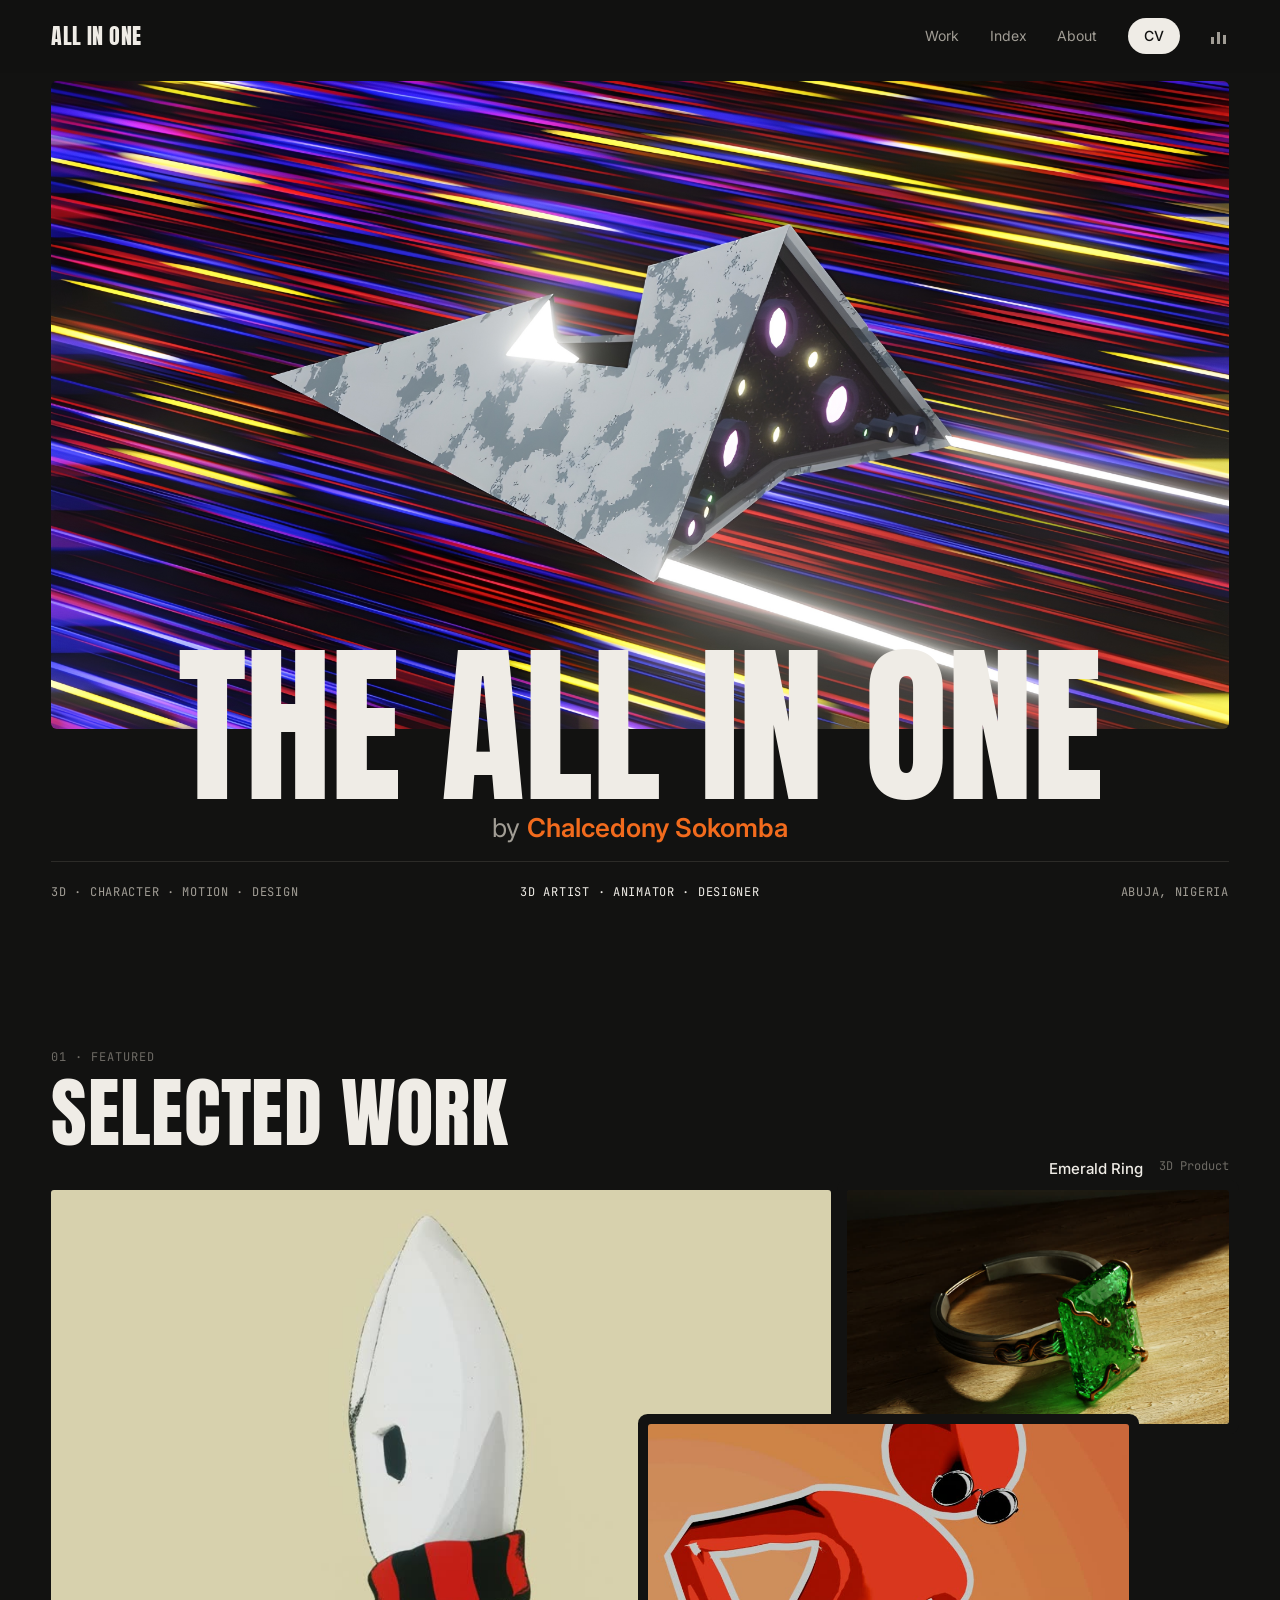
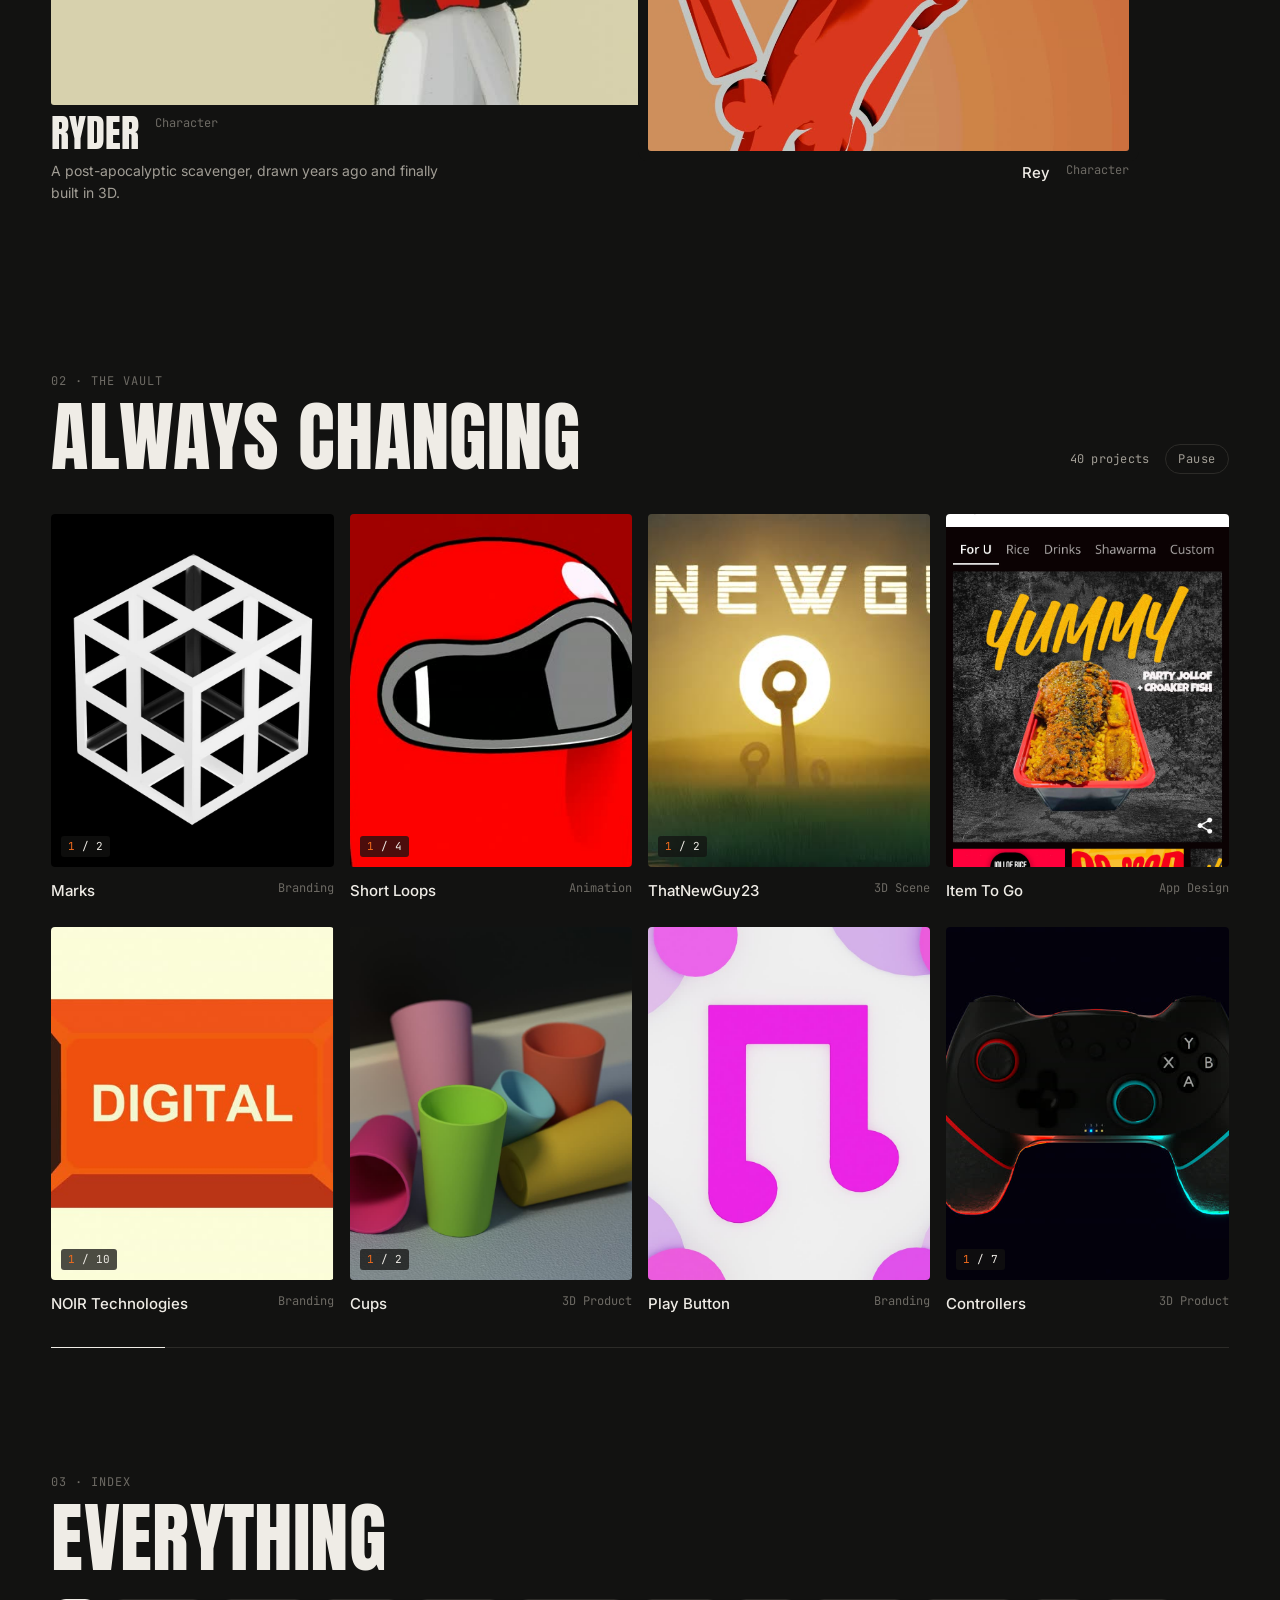
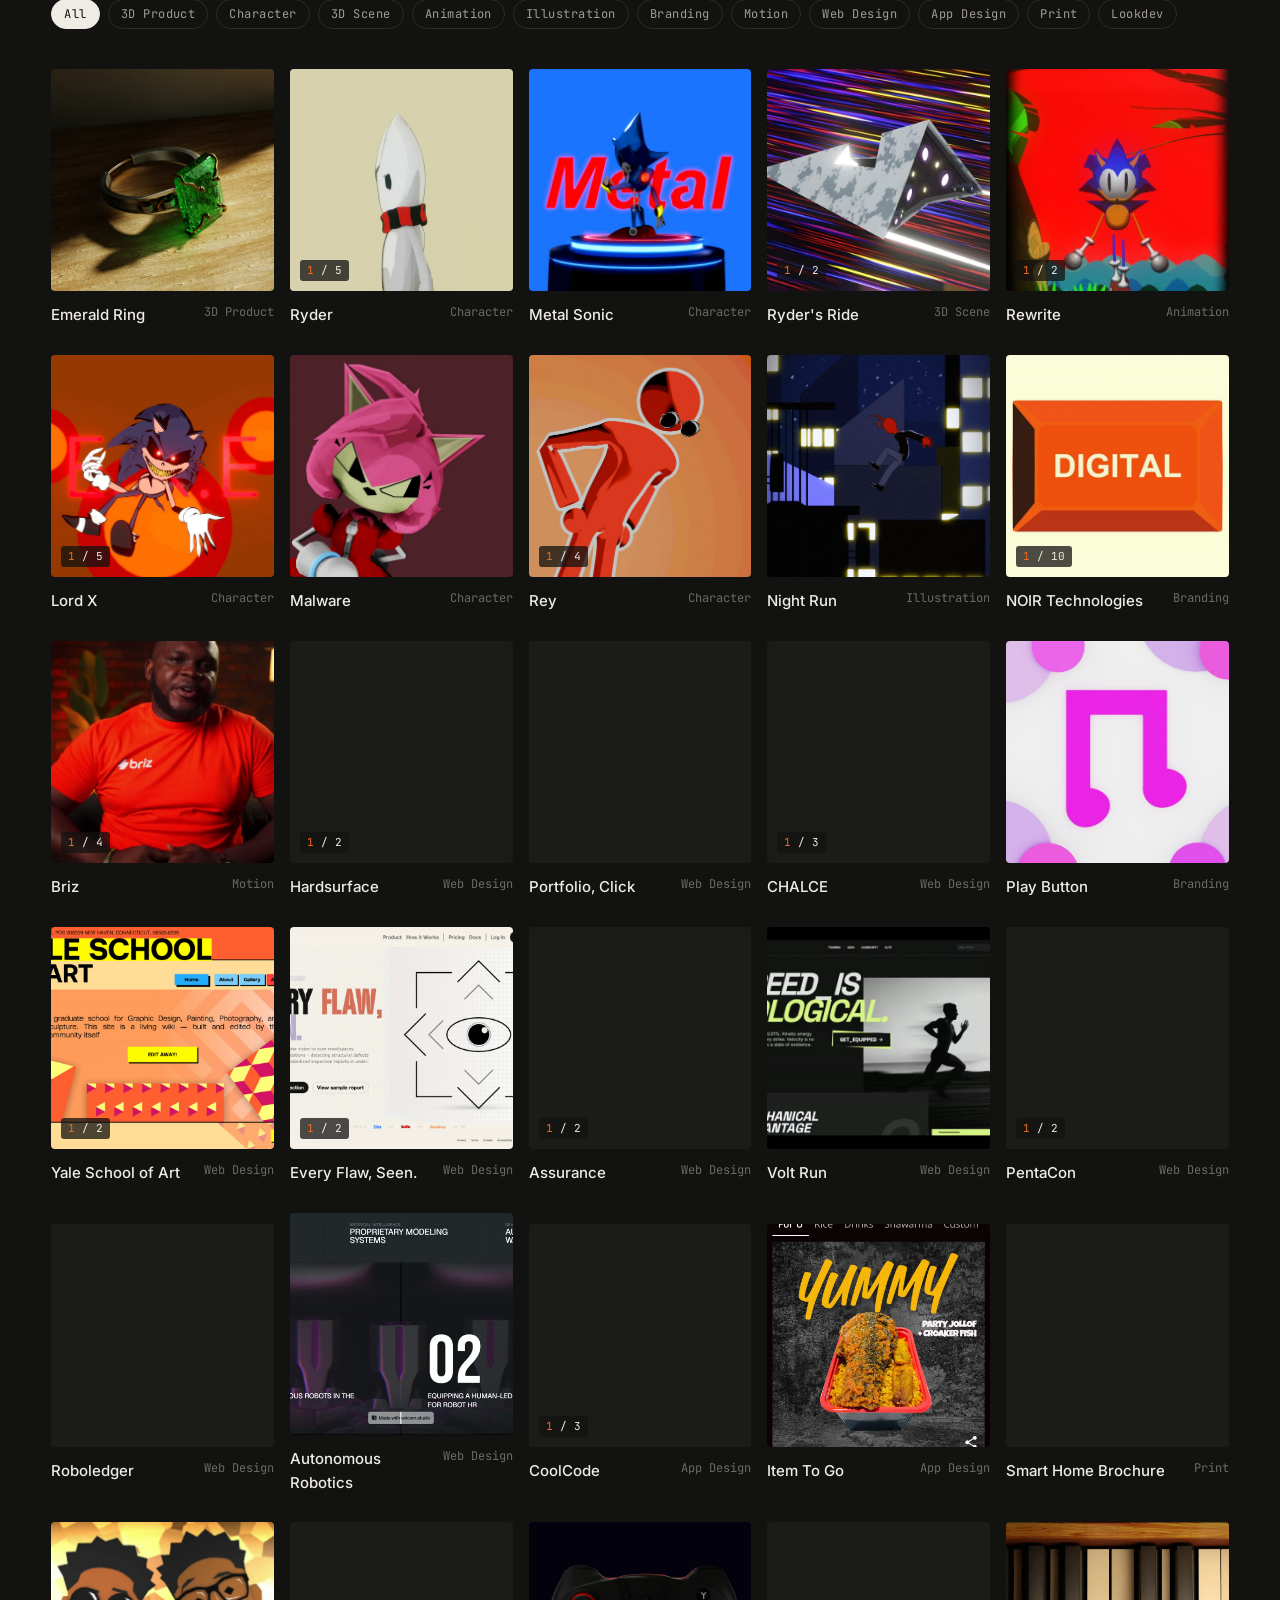
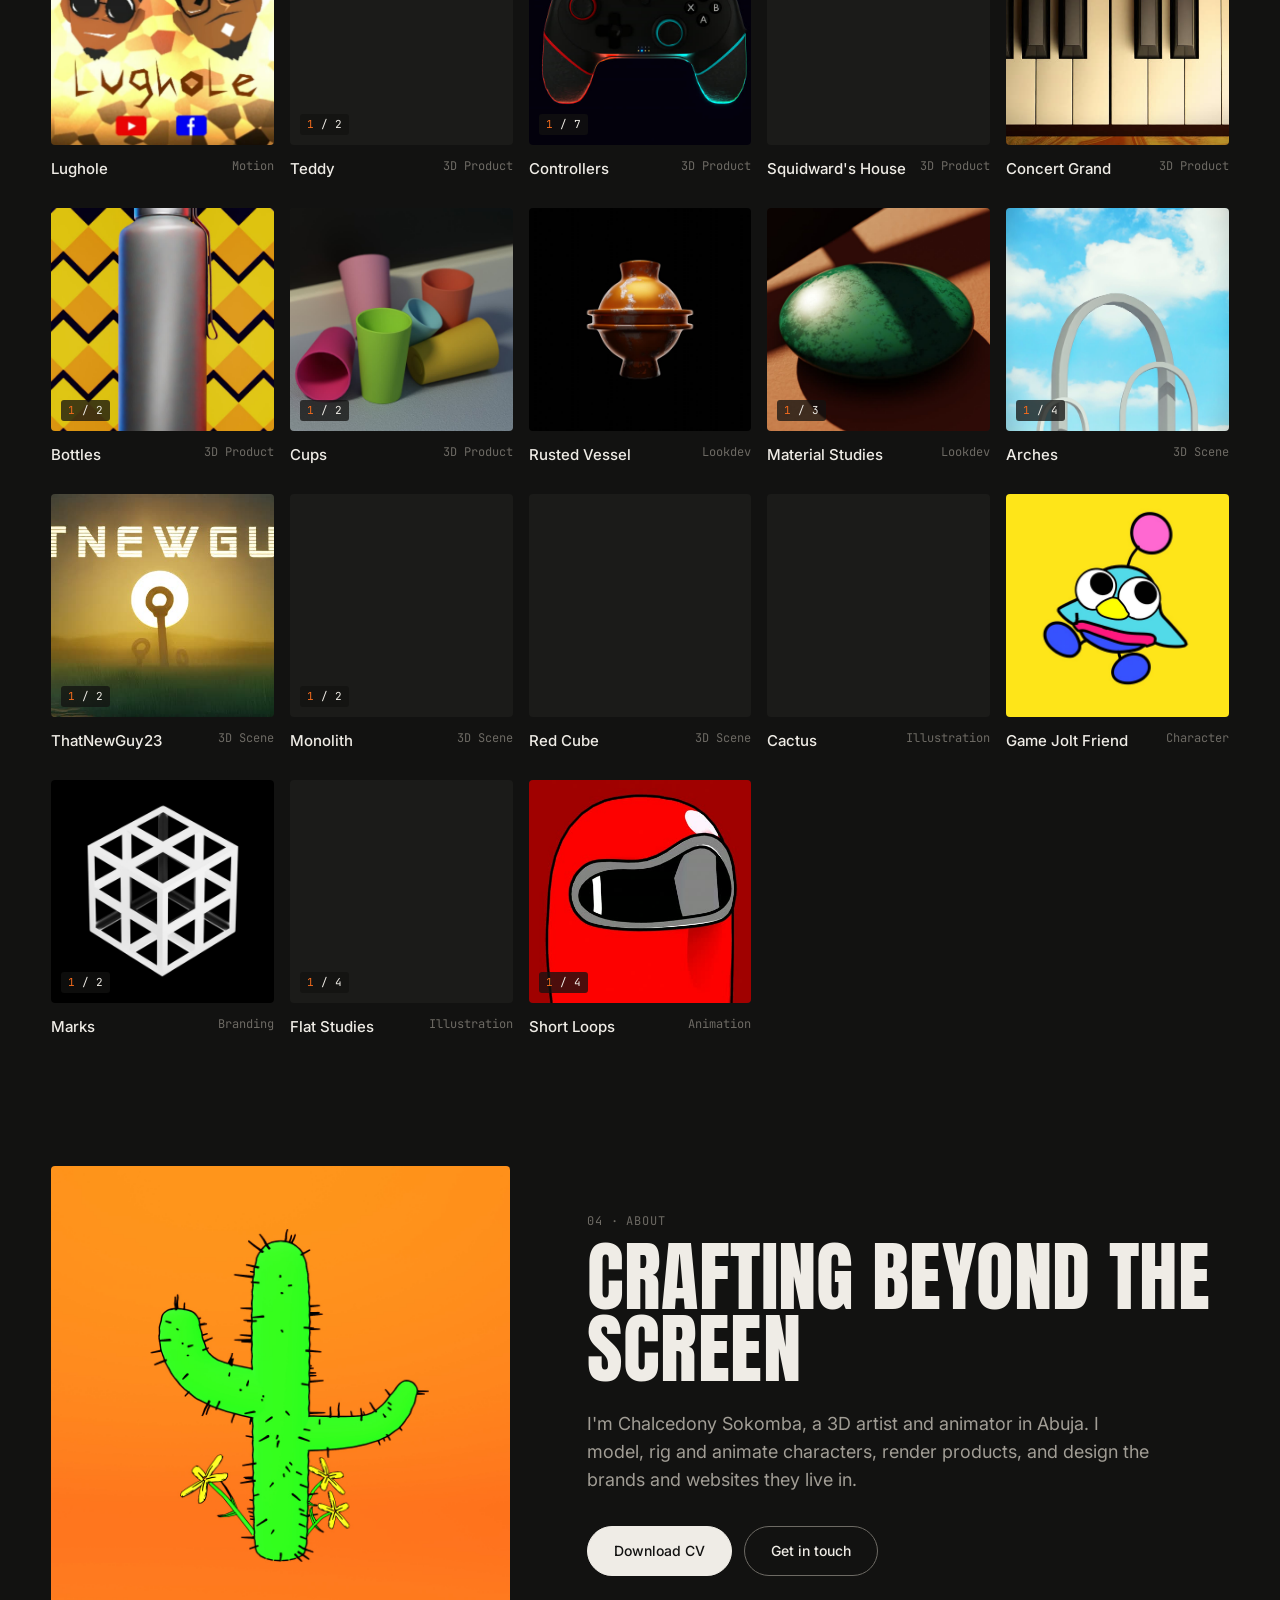
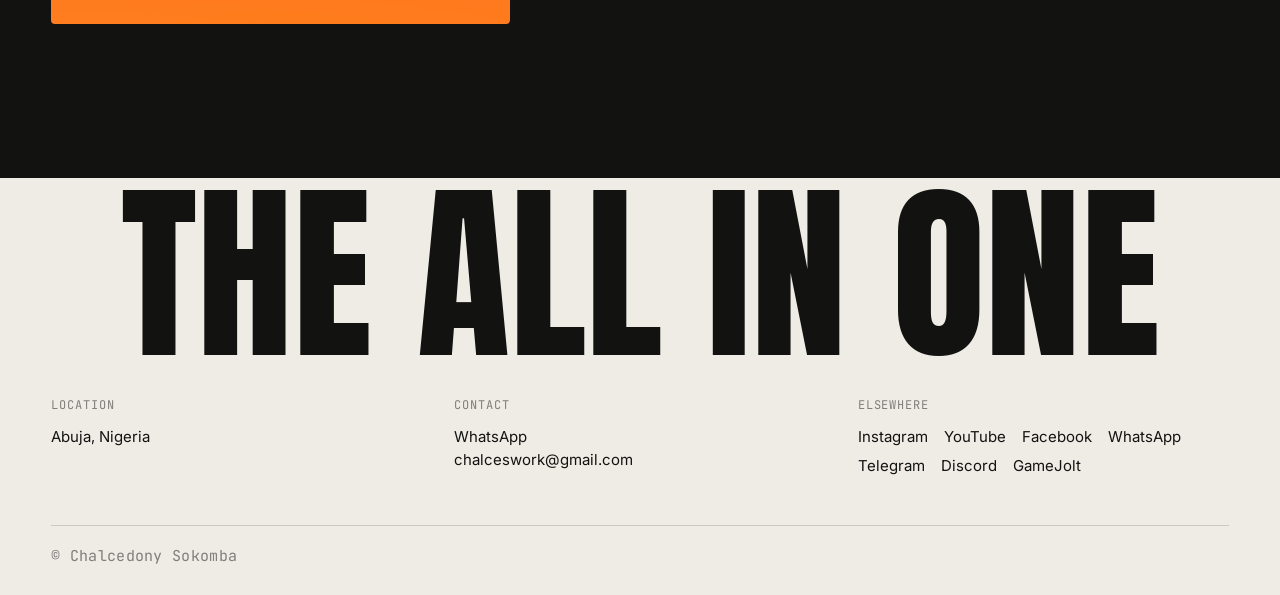
<file: index.html>
<!DOCTYPE html>
<html lang="en">
<head>
<meta charset="UTF-8">
<meta name="viewport" content="width=device-width, initial-scale=1">
<title>Chalcedony Sokomba | 3D Artist, Animator & Designer</title>
<meta name="description" content="Portfolio of Chalcedony Sokomba (ThatNewGuy): 3D, character, animation, branding and web design.">
<meta name="theme-color" content="#121211">
<meta property="og:title" content="Chalcedony Sokomba | The All In One">
<meta property="og:description" content="3D artist, animator and designer in Abuja: characters, motion, branding and web design.">
<meta property="og:image" content="https://chalcepro.github.io/assets/img/neon%20racecarHD.jpg">
<meta property="og:url" content="https://chalcepro.github.io/">
<meta name="twitter:card" content="summary_large_image">
<link rel="preconnect" href="https://fonts.googleapis.com">
<link rel="preconnect" href="https://fonts.gstatic.com" crossorigin>
<link href="https://fonts.googleapis.com/css2?family=Inter:wght@400;500;600&family=JetBrains+Mono:wght@400&display=swap" rel="stylesheet">
<link rel="stylesheet" href="styles.css">
</head>
<body>

<div class="page" id="page">

  <nav class="nav">
    <a href="index.html" class="nav__mark">ALL IN ONE</a>
    <div class="nav__links">
      <a href="#work">Work</a>
      <a href="#index">Index</a>
      <a href="#about">About</a>
      <a href="chalcedony_cv.html" class="nav__cv">CV</a>
      <button class="nav__music" id="music" aria-label="Play background music" aria-pressed="false">
        <span></span><span></span><span></span>
      </button>
      <audio id="bgMusic" src="assets/audio/loop.MP3" loop preload="none"></audio>
    </div>
  </nav>

  <header class="hero">
    <div class="hero__img" role="img" aria-label="Neon race car render"></div>
    <h1 class="hero__title">THE ALL IN ONE</h1>
    <p class="hero__name">by <b>Chalcedony Sokomba</b></p>
    <div class="hero__bar">
      <span>3D · Character · Motion · Design</span>
      <span>3D artist · Animator · Designer</span>
      <span>Abuja, Nigeria</span>
    </div>
  </header>

  <section class="section" id="work">
    <div class="section__head">
      <span class="eyebrow">01 · Featured</span>
      <h2 class="display">Selected work</h2>
    </div>
    <div class="featured" id="featured"></div>
  </section>

  <section class="section" id="vault">
    <div class="section__head section__head--row">
      <div>
        <span class="eyebrow">02 · The Vault</span>
        <h2 class="display">Always changing</h2>
      </div>
      <div class="vault__ctl">
        <span class="mono" id="vaultCount"></span>
        <button class="chip" id="vaultPause" aria-pressed="false">Pause</button>
      </div>
    </div>
    <div class="vault" id="vaultGrid"></div>
    <div class="vault__progress"><div id="vaultBar"></div></div>
  </section>

  <section class="section" id="index">
    <div class="section__head section__head--row">
      <div>
        <span class="eyebrow">03 · Index</span>
        <h2 class="display">Everything</h2>
      </div>
      <div class="filters" id="filters" role="tablist"></div>
    </div>
    <div class="index" id="indexGrid"></div>
    <!-- projects:start -->
<noscript><ul>
    <li><b>Emerald Ring</b> (3D Product): A cut emerald in a worn silver band, lit low across an oak table.</li>
    <li><b>Ryder</b> (Character): A post-apocalyptic scavenger, drawn years ago and finally built in 3D.</li>
    <li><b>Metal Sonic</b> (Character): Built entirely by me, in a cel-shaded look.</li>
    <li><b>Ryder&#x27;s Ride</b> (3D Scene): The vehicle I designed for Ryder, flat out.</li>
    <li><b>Rewrite</b> (Animation): Janky, wild and still playful, like a 90s rubber-hose cartoon.</li>
    <li><b>Lord X</b> (Character): Rewrite&#x27;s other form, built and posed in Blender.</li>
    <li><b>Malware</b> (Character): A female character made in response to Rewrite.</li>
    <li><b>Rey</b> (Character): The red guy with glasses, made for a comic I haven&#x27;t finished.</li>
    <li><b>Night Run</b> (Illustration): My cel-shaded character on a silhouette city.</li>
    <li><b>NOIR Technologies</b> (Branding): Identity, social posts and motion for a software studio.</li>
    <li><b>Briz</b> (Motion): Pay like a breeze: the intro, the shop scene and the small pieces around them.</li>
    <li><b>Hardsurface</b> (Web Design): A place to build 3D models and show them online.</li>
    <li><b>Portfolio, Click</b> (Web Design): An attempt at a more dynamic portfolio.</li>
    <li><b>CHALCE</b> (Web Design): Another portfolio attempt, with the emerald up front.</li>
    <li><b>Play Button</b> (Branding): The music button from an older portfolio.</li>
    <li><b>Yale School of Art</b> (Web Design): A loud, patterned redesign, for a 30-day design challenge.</li>
    <li><b>Every Flaw, Seen.</b> (Web Design): Built from the challenge&#x27;s own Figma brief, desktop and mobile.</li>
    <li><b>Assurance</b> (Web Design): BH&#x27;s famously plain website, redesigned.</li>
    <li><b>Volt Run</b> (Web Design): Speed is biological: a running-gear site, walked through.</li>
    <li><b>PentaCon</b> (Web Design): A security-audit landing page, light and dark.</li>
    <li><b>Roboledger</b> (Web Design): A brutalist command portal.</li>
    <li><b>Autonomous Robotics</b> (Web Design): A robotics company site in motion.</li>
    <li><b>CoolCode</b> (App Design): A creator hub: channels, podcasts and friends, from wireframe to final.</li>
    <li><b>Item To Go</b> (App Design): An app redesign that keeps the brand&#x27;s feel.</li>
    <li><b>Smart Home Brochure</b> (Print): A brochure built in 3D.</li>
    <li><b>Lughole</b> (Motion): The intro for an animated series with my friend.</li>
    <li><b>Teddy</b> (3D Product): A client job: a teddy copied from a reference, fur and all.</li>
    <li><b>Controllers</b> (3D Product): A PlayStation pad from years ago, and the one on my desk.</li>
    <li><b>Squidward&#x27;s House</b> (3D Product): Squidward&#x27;s house, 100% Blender.</li>
    <li><b>Concert Grand</b> (3D Product): A piano, made entirely in Blender.</li>
    <li><b>Bottles</b> (3D Product): A bottle my family actually had, modelled from scratch.</li>
    <li><b>Cups</b> (3D Product): Old, simple, and the depth of field does a lot.</li>
    <li><b>Rusted Vessel</b> (Lookdev): Gritty, rusted orange metal.</li>
    <li><b>Material Studies</b> (Lookdev): Jade, wood and lacquer.</li>
    <li><b>Arches</b> (3D Scene): Three arches on a mirror floor.</li>
    <li><b>ThatNewGuy23</b> (3D Scene): A knot in a field with the sun behind it.</li>
    <li><b>Monolith</b> (3D Scene): A tower in grass under a brown-to-blue sky.</li>
    <li><b>Red Cube</b> (3D Scene): A red cube with bulging spheres and a blue torus.</li>
    <li><b>Cactus</b> (Illustration): My first try at a toon shader.</li>
    <li><b>Game Jolt Friend</b> (Character): Someone&#x27;s Game Jolt design, built in 3D as a gift.</li>
    <li><b>Marks</b> (Branding): Logos and app icons.</li>
    <li><b>Flat Studies</b> (Illustration): Small flat pieces.</li>
    <li><b>Short Loops</b> (Animation): Little animations that loop.</li>
</ul></noscript>
    <!-- projects:end -->
  </section>

  <section class="section about" id="about">
    <img src="assets/img/chimp.jpg" alt="Flat illustration of a green cactus on orange" class="about__img" loading="lazy">
    <div class="about__text">
      <span class="eyebrow">04 · About</span>
      <h2 class="display">Crafting beyond the screen</h2>
      <p>I'm Chalcedony Sokomba, a 3D artist and animator in Abuja. I model, rig and animate characters, render products, and design the brands and websites they live in.</p>
      <div class="about__actions">
        <a class="btn btn--solid" href="chalcedony_cv.html" download>Download CV</a>
        <a class="btn" href="https://wa.me/2347013948480" target="_blank" rel="noopener">Get in touch</a>
      </div>
    </div>
  </section>

  <footer class="footer">
    <h2 class="footer__title">THE ALL IN ONE</h2>
    <div class="footer__cols">
      <div>
        <span class="eyebrow">Location</span>
        <p>Abuja, Nigeria</p>
      </div>
      <div>
        <span class="eyebrow">Contact</span>
        <p><a href="https://wa.me/2347013948480" target="_blank" rel="noopener">WhatsApp</a><br><a href="mailto:chalceswork@gmail.com">chalceswork@gmail.com</a></p>
      </div>
      <div>
        <span class="eyebrow">Elsewhere</span>
        <p class="footer__links">
          <a href="https://instagram.com/chalcedonysokomba/" target="_blank" rel="noopener">Instagram</a>
          <a href="https://www.youtube.com/@ThatNewGuy2024" target="_blank" rel="noopener">YouTube</a>
          <a href="https://facebook.com/chalcedony.sokomba" target="_blank" rel="noopener">Facebook</a>
          <a href="https://wa.me/2347013948480" target="_blank" rel="noopener">WhatsApp</a>
          <a href="https://t.me/ThatNewGuy" target="_blank" rel="noopener">Telegram</a>
          <a href="https://discord.com/users/thatnewguy23" target="_blank" rel="noopener">Discord</a>
          <a href="https://gamejolt.com/@ThatNewGuy23" target="_blank" rel="noopener">GameJolt</a>
        </p>
      </div>
    </div>
    <p class="mono footer__fine">© Chalcedony Sokomba</p>
  </footer>
</div>

<!-- Project panel: pushes the page over on wide screens, slides up on phones -->
<aside class="panel" id="panel" aria-hidden="true" aria-label="Project details">
  <div class="panel__top">
    <span class="mono" id="panelCount"></span>
    <button class="icon-btn" id="panelClose" aria-label="Close panel">
      <svg viewBox="0 0 24 24"><path d="M6 6l12 12M18 6L6 18"/></svg>
    </button>
  </div>
  <div class="panel__body" id="panelBody"></div>
</aside>

<!-- Fullscreen viewer: zoom + pan -->
<div class="viewer" id="viewer" aria-hidden="true" role="dialog" aria-label="Fullscreen viewer">
  <div class="viewer__stage" id="stage"><div class="viewer__media" id="stageMedia"></div></div>
  <div class="viewer__caption" id="viewerCaption"></div>
  <div class="viewer__tools">
    <button class="icon-btn" id="vPrev" aria-label="Previous"><svg viewBox="0 0 24 24"><path d="M15 5l-7 7 7 7"/></svg></button>
    <button class="icon-btn" id="vNext" aria-label="Next"><svg viewBox="0 0 24 24"><path d="M9 5l7 7-7 7"/></svg></button>
    <span class="viewer__sep"></span>
    <button class="icon-btn" id="vOut" aria-label="Zoom out"><svg viewBox="0 0 24 24"><path d="M5 12h14"/></svg></button>
    <button class="viewer__zoom mono" id="vReset" aria-label="Reset zoom">100%</button>
    <button class="icon-btn" id="vIn" aria-label="Zoom in"><svg viewBox="0 0 24 24"><path d="M5 12h14M12 5v14"/></svg></button>
    <span class="viewer__sep"></span>
    <button class="icon-btn" id="vClose" aria-label="Close viewer"><svg viewBox="0 0 24 24"><path d="M6 6l12 12M18 6L6 18"/></svg></button>
  </div>
</div>

<script src="data.js"></script>
<script src="site.js"></script>
</body>
</html>
</file>
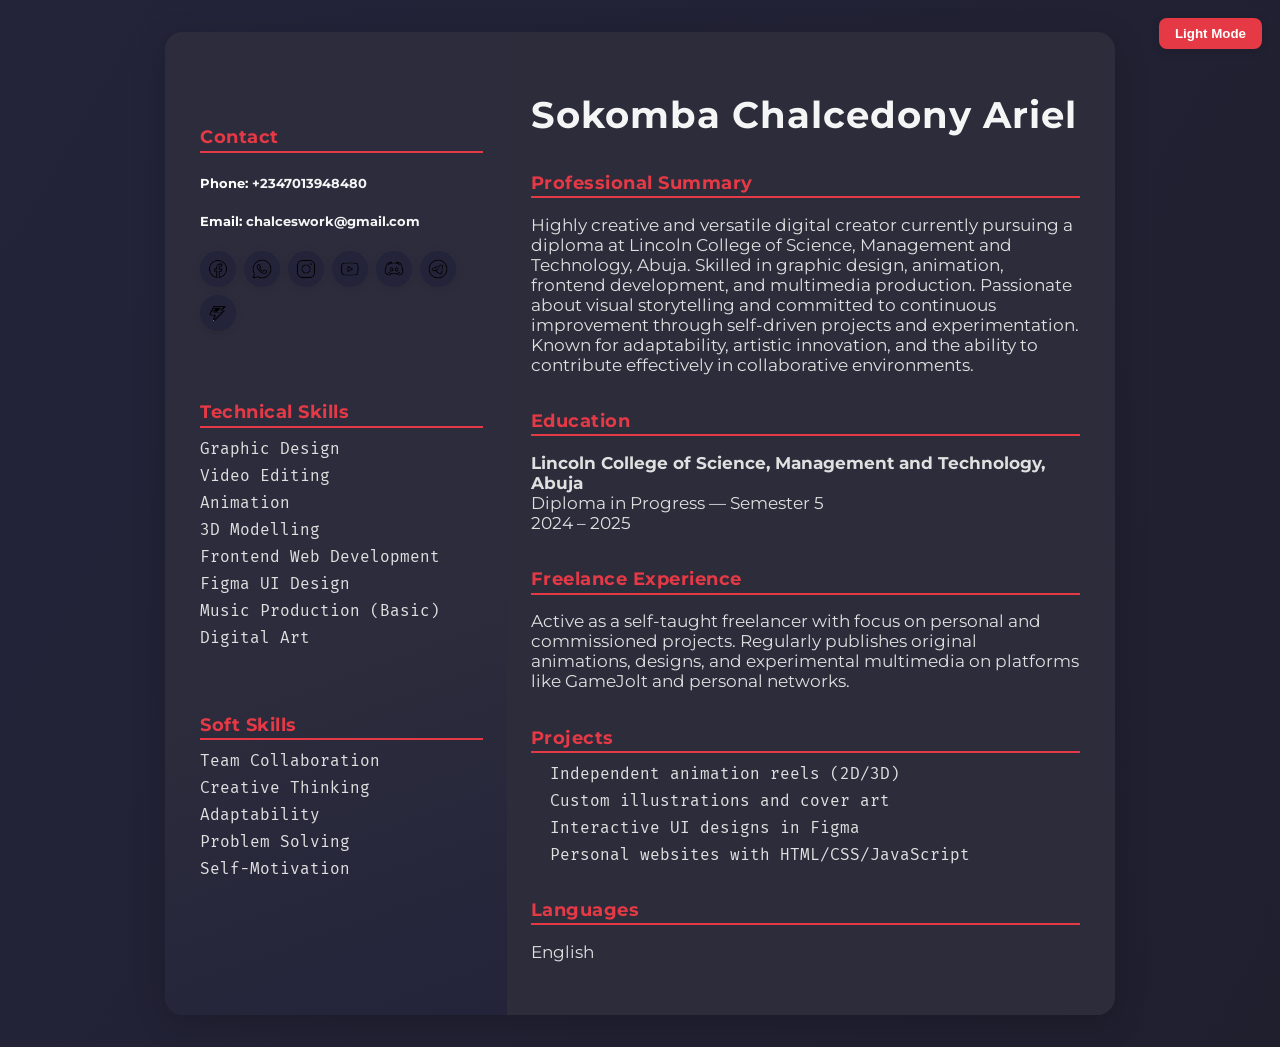
<file: chalcedony_cv.html>
<!DOCTYPE html>
<html lang="en">
<head>
  <meta charset="UTF-8">
  <meta name="viewport" content="width=device-width, initial-scale=1.0">
  <title>Sokomba Chalcedony Ariel - CV</title>
  <link href="https://fonts.googleapis.com/css2?family=Montserrat:wght@400;700&family=Fira+Mono:wght@400;700&display=swap" rel="stylesheet">
  <style>
    body {
      margin: 0;
      font-family: 'Montserrat', 'Segoe UI', Tahoma, Geneva, Verdana, sans-serif;
      background: linear-gradient(120deg, #23243a 0%, #1f1f2e 100%);
      color: #f5f5f5;
      min-height: 100vh;
      display: flex;
      justify-content: center;
      align-items: flex-start;
    }
    .cv-container {
      display: flex;
      max-width: 950px;
      width: 100%;
      background: rgba(44,44,60,0.98);
      border-radius: 18px;
      box-shadow: 0 8px 32px rgba(0,0,0,0.18);
      overflow: hidden;
      margin: 2rem 1rem;
    }
    .left-column {
      width: 34%;
      background: linear-gradient(160deg, #2c2c3c 60%, #23243a 100%);
      padding: 2.2rem 1.5rem 2.2rem 2.2rem;
      display: flex;
      flex-direction: column;
      align-items: flex-start;
      min-width: 220px;
    }
    .right-column {
      width: 66%;
      padding: 2.2rem 2.2rem 2.2rem 1.5rem;
      background: transparent;
    }
    h1 {
      font-size: 2.3rem;
      font-weight: 700;
      margin-bottom: 0.2rem;
      letter-spacing: 1px;
    }
    h2 {
      font-size: 1.1rem;
      font-weight: 700;
      color: #e63946;
      border-bottom: 2px solid #e63946;
      padding-bottom: 0.2rem;
      margin-top: 2.2rem;
      margin-bottom: 0.7rem;
      letter-spacing: 0.5px;
    }
    .section-title {
      color: #e63946;
      font-size: 1.1rem;
      font-weight: 700;
      margin-bottom: 0.7rem;
    }
    ul {
      list-style-type: none;
      padding: 0;
      margin: 0;
    }
    li {
      margin-bottom: 0.5rem;
      font-size: 1rem;
      font-family: 'Fira Mono', monospace;
      color: #e0e0e0;
    }
    .contact, .skills, .soft-skills {
      margin-top: 1.5rem;
      width: 100%;
    }
    .contact p {
      margin: 0.2rem 0 0.7rem 0;
      font-size: 0.98rem;
      color: #e0e0e0;
    }
    .contact strong {
      color: #fff;
      font-weight: 700;
    }
    .socials-row {
      display: flex;
      flex-wrap: wrap;
      gap: 0.5rem;
      margin-top: 0.5rem;
      margin-bottom: 0.7rem;
    }
    .socials-row a {
      display: flex;
      align-items: center;
      justify-content: center;
      background: #23243a;
      border-radius: 50%;
      width: 36px;
      height: 36px;
      transition: background 0.2s, transform 0.2s;
      box-shadow: 0 2px 8px rgba(0,0,0,0.08);
    }
    .socials-row a:hover {
      background: #e63946;
      transform: scale(1.08);
    }
    .socials-row img {
      width: 20px;
      height: 20px;
      filter: grayscale(0.2) brightness(1.2);
    }
    .skills ul, .soft-skills ul {
      margin-top: 0.5rem;
    }
    .right-column p, .right-column ul {
      font-size: 1.05rem;
      color: #e0e0e0;
      margin-bottom: 1.1rem;
    }
    .right-column ul {
      margin-left: 1.2rem;
    }
    @media (max-width: 800px) {
      .cv-container {
        flex-direction: column;
        max-width: 98vw;
      }
      .left-column, .right-column {
        width: 100%;
        min-width: unset;
        padding: 1.2rem 1rem;
      }
      .left-column {
        border-radius: 18px 18px 0 0;
      }
      .right-column {
        border-radius: 0 0 18px 18px;
      }
    }
    @media (max-width: 500px) {
      .cv-container {
        margin: 0.5rem 0.1rem;
      }
      h1 {
        font-size: 1.3rem;
      }
      h2 {
        font-size: 1rem;
      }
      .left-column, .right-column {
        padding: 0.7rem 0.5rem;
      }
      .socials-row a {
        width: 28px;
        height: 28px;
      }
      .socials-row img {
        width: 16px;
        height: 16px;
      }
    }
    body.light-mode {
      background: linear-gradient(120deg, #f5f5f5 0%, #e9e9f2 100%) !important;
      color: #23243a !important;
    }
    body.light-mode .cv-container {
      background: rgba(255,255,255,0.98) !important;
      box-shadow: 0 8px 32px rgba(0,0,0,0.10);
    }
    body.light-mode .left-column {
      background: linear-gradient(160deg, #f3f3f7 60%, #e9e9f2 100%) !important;
    }
    body.light-mode h1, body.light-mode h2, body.light-mode .section-title, body.light-mode .right-column p, body.light-mode .right-column ul, body.light-mode .contact strong {
      color: #23243a !important;
      border-color: #e63946 !important;
    }
    body.light-mode li {
      color: #23243a !important;
    }
    body.light-mode .socials-row a {
      background: #f3f3f7 !important;
    }
    body.light-mode .socials-row a:hover {
      background: #e63946 !important;
    }
  </style>
</head>
<body>
  <button id="theme-toggle" style="position:fixed;top:18px;right:18px;z-index:9999;padding:0.5rem 1rem;border-radius:8px;border:none;background:#e63946;color:#fff;font-weight:700;cursor:pointer;box-shadow:0 2px 8px rgba(0,0,0,0.12);">Light Mode</button>
  <div class="cv-container">
    <div class="left-column">
      <div class="contact">
        <h2 class="section-title">Contact</h2>
        <h5><strong>Phone:</strong> +2347013948480</h5>
        <h5><strong>Email:</strong> chalceswork@gmail.com</h5>
        <div class="socials-row">
          <a href="https://facebook.com/chalcedony.sokomba" target="_blank" rel="noopener"><img src="assets/icons/hollow/icons8-facebook-250.png" alt="Facebook"></a>
          <a href="https://wa.me/2347013948480" target="_blank" rel="noopener"><img src="assets/icons/hollow/icons8-whatsapp-250.png" alt="WhatsApp"></a>
          <a href="https://instagram.com/chalcedonysokomba/" target="_blank" rel="noopener"><img src="assets/icons/hollow/icons8-instagram-250.png" alt="Instagram"></a>
          <a href="https://www.youtube.com/@ThatNewGuy2024" target="_blank" rel="noopener"><img src="assets/icons/hollow/icons8-youtube-250.png" alt="YouTube"></a>
          <a href="https://discord.com/users/thatnewguy23" target="_blank" rel="noopener"><img src="assets/icons/hollow/icons8-discord-250.png" alt="Discord"></a>
          <a href="https://t.me/ThatNewGuy" target="_blank" rel="noopener"><img src="assets/icons/hollow/icons8-telegram-250.png" alt="Telegram"></a>
          <a href="https://gamejolt.com/@ThatNewGuy23" target="_blank" rel="noopener"><img src="assets/icons/hollow/icons8-gamejolt-250.png" alt="GameJolt"></a>
        </div>
      </div>
      <div class="skills">
        <h2 class="section-title">Technical Skills</h2>
        <ul>
          <li>Graphic Design</li>
          <li>Video Editing</li>
          <li>Animation</li>
          <li>3D Modelling</li>
          <li>Frontend Web Development</li>
          <li>Figma UI Design</li>
          <li>Music Production (Basic)</li>
          <li>Digital Art</li>
        </ul>
      </div>
      <div class="soft-skills">
        <h2 class="section-title">Soft Skills</h2>
        <ul>
          <li>Team Collaboration</li>
          <li>Creative Thinking</li>
          <li>Adaptability</li>
          <li>Problem Solving</li>
          <li>Self-Motivation</li>
        </ul>
      </div>
    </div>
    <div class="right-column">
      <h1>Sokomba Chalcedony Ariel</h1>
      <h2 class="section-title">Professional Summary</h2>
      <p>Highly creative and versatile digital creator currently pursuing a diploma at Lincoln College of Science, Management and Technology, Abuja. Skilled in graphic design, animation, frontend development, and multimedia production. Passionate about visual storytelling and committed to continuous improvement through self-driven projects and experimentation. Known for adaptability, artistic innovation, and the ability to contribute effectively in collaborative environments.</p>
      <h2 class="section-title">Education</h2>
      <p><strong>Lincoln College of Science, Management and Technology, Abuja</strong><br>
      Diploma in Progress — Semester 5<br>
      2024 – 2025</p>
      <h2 class="section-title">Freelance Experience</h2>
      <p>Active as a self-taught freelancer with focus on personal and commissioned projects. Regularly publishes original animations, designs, and experimental multimedia on platforms like GameJolt and personal networks.</p>
      <h2 class="section-title">Projects</h2>
      <ul>
        <li>Independent animation reels (2D/3D)</li>
        <li>Custom illustrations and cover art</li>
        <li>Interactive UI designs in Figma</li>
        <li>Personal websites with HTML/CSS/JavaScript</li>
      </ul>
      <h2 class="section-title">Languages</h2>
      <p>English</p>
    </div>
  </div>
  <script>
    const toggleBtn = document.getElementById('theme-toggle');
    const body = document.body;
    let light = false;
    toggleBtn.onclick = function() {
      light = !light;
      if (light) {
        body.classList.add('light-mode');
        toggleBtn.textContent = 'Dark Mode';
      } else {
        body.classList.remove('light-mode');
        toggleBtn.textContent = 'Light Mode';
      }
    };
  </script>
</body>
</html>
</file>
<file: styles.css>
@font-face {
  font-family: 'Anton';
  src: url('assets/fonts/Anton-Regular.ttf') format('truetype');
  font-display: swap;
}

:root {
  --bg: #121211;
  --bg-2: #1b1b19;
  --line: #2c2b28;
  --ink: #efece6;
  --ink-2: #a19d95;
  --ink-3: #6d6a64;
  --accent: #f26b1d;
  --display: 'Anton', Impact, sans-serif;
  --sans: 'Inter', system-ui, sans-serif;
  --mono: 'JetBrains Mono', ui-monospace, monospace;
  --gutter: clamp(16px, 4vw, 56px);
  --panel-w: 440px;
  --ease: cubic-bezier(.2, .8, .2, 1);
}

*, *::before, *::after { box-sizing: border-box; }
html { scroll-behavior: smooth; }
body {
  margin: 0;
  background: var(--bg);
  color: var(--ink);
  font: 400 16px/1.55 var(--sans);
  -webkit-font-smoothing: antialiased;
  overflow-x: hidden;
}
/* only the fullscreen viewer ever locks scrolling */
body.viewer-open { overflow: hidden; }
img, video { display: block; max-width: 100%; }
a { color: inherit; }
button { font: inherit; color: inherit; background: none; border: 0; padding: 0; cursor: pointer; }
:focus-visible { outline: 2px solid var(--accent); outline-offset: 3px; }

.mono { font: 400 12px/1.4 var(--mono); letter-spacing: .02em; color: var(--ink-2); }
.eyebrow { display: block; font: 400 12px/1 var(--mono); letter-spacing: .08em; text-transform: uppercase; color: var(--ink-3); margin-bottom: 14px; }
.display { font: 400 clamp(40px, 6vw, 84px)/.95 var(--display); text-transform: uppercase; margin: 0; letter-spacing: .005em; }

/* the page makes room for the panel instead of hiding under it */
.page { transition: margin-right .45s var(--ease); }
@media (min-width: 1000px) {
  body.panel-open .page { margin-right: var(--panel-w); }
}

/* ── nav ── */
.nav {
  position: sticky; top: 0; z-index: 20;
  display: flex; align-items: center; justify-content: space-between;
  padding: 18px var(--gutter);
  background: rgba(18, 18, 17, .86);
  backdrop-filter: blur(14px);
  border-bottom: 1px solid transparent;
  transition: border-color .3s;
}
.nav.scrolled { border-bottom-color: var(--line); }
.nav__mark { font: 400 22px/1 var(--display); text-decoration: none; letter-spacing: .02em; }
.nav__links { display: flex; align-items: center; gap: clamp(14px, 2.4vw, 32px); font-size: 14px; }
.nav__links a { text-decoration: none; color: var(--ink-2); transition: color .2s; }
.nav__links a:hover { color: var(--ink); }
.nav__links .nav__cv { color: var(--bg); background: var(--ink); padding: 7px 16px; border-radius: 999px; font-weight: 500; }
.nav__links .nav__cv:hover { color: var(--bg); background: var(--accent); }
.nav__music { display: flex; align-items: flex-end; gap: 3px; height: 16px; width: 18px; }
.nav__music span { width: 3px; height: 7px; background: var(--ink-2); transition: height .2s; }
.nav__music[aria-pressed="true"] span { background: var(--accent); animation: eq 1s ease-in-out infinite; }
.nav__music[aria-pressed="true"] span:nth-child(2) { animation-delay: -.4s; }
.nav__music[aria-pressed="true"] span:nth-child(3) { animation-delay: -.7s; }
.nav__music span:nth-child(2) { height: 12px; }
.nav__music span:nth-child(3) { height: 9px; }
@keyframes eq { 0%, 100% { height: 4px; } 50% { height: 16px; } }
@media (max-width: 640px) {
  .nav__links a:not(.nav__cv) { display: none; }
}

/* ── hero ── */
.hero { padding: 8px var(--gutter) 0; }
.hero__img {
  height: min(72vh, 760px);
  border-radius: 6px;
  background: url('assets/img/neon%20racecarHD.jpg') center/cover no-repeat;
}
.hero__title {
  font: 400 clamp(56px, 13.5vw, 230px)/.82 var(--display);
  margin: -.42em 0 0; position: relative;
  letter-spacing: -.005em; text-align: center;
  color: var(--ink);
}
.hero__name {
  margin: 14px 0 0; text-align: center;
  font: 400 clamp(16px, 2.2vw, 26px)/1.2 var(--sans); color: var(--ink-2);
}
.hero__name b { font-weight: 600; color: var(--accent); }
.hero__bar {
  display: grid; grid-template-columns: 1fr auto 1fr; gap: 16px;
  padding: 22px 0; margin-top: 18px;
  border-top: 1px solid var(--line);
  font: 400 12px/1.4 var(--mono); text-transform: uppercase; letter-spacing: .06em; color: var(--ink-2);
}
.hero__bar span:nth-child(2) { color: var(--ink); }
.hero__bar span:last-child { text-align: right; }
@media (max-width: 640px) {
  .hero__bar { grid-template-columns: 1fr; text-align: left; }
  .hero__bar span:last-child { text-align: left; }
}

/* ── sections ── */
.section { padding: clamp(72px, 10vw, 140px) var(--gutter) 0; }
.section__head { margin-bottom: 40px; }
.section__head--row { display: flex; justify-content: space-between; align-items: flex-end; gap: 24px; flex-wrap: wrap; }

/* ── tiles (shared) ── */
.tile { position: relative; display: block; width: 100%; text-align: left; cursor: pointer; }
.tile__media { position: relative; overflow: hidden; background: var(--bg-2); border-radius: 4px; }
.tile__media img, .tile__media video { width: 100%; height: 100%; object-fit: cover; transition: transform .8s var(--ease), opacity .6s; }
.tile:hover .tile__media img, .tile:hover .tile__media video { transform: scale(1.03); }
.tile__meta { display: flex; justify-content: space-between; gap: 12px; padding-top: 12px; }
.tile__title { font-weight: 500; font-size: 15px; }
.tile__cat { font: 400 12px/1.6 var(--mono); color: var(--ink-3); white-space: nowrap; }
.tile__count {
  position: absolute; left: 10px; bottom: 10px;
  font: 400 11px/1 var(--mono); padding: 5px 7px; border-radius: 3px;
  background: rgba(18, 18, 17, .75); color: var(--ink);
}
.tile__play {
  position: absolute; right: 10px; bottom: 10px; width: 26px; height: 26px; border-radius: 50%;
  background: rgba(18, 18, 17, .75); display: grid; place-items: center;
}
.tile__play::before { content: ''; border-left: 8px solid var(--ink); border-top: 5px solid transparent; border-bottom: 5px solid transparent; margin-left: 2px; }
.tile.is-active .tile__media { outline: 2px solid var(--accent); outline-offset: 3px; }

/* ── featured: three frames that overlap, like prints laid on a table ── */
.featured {
  display: grid;
  grid-template-columns: repeat(12, minmax(0, 1fr));
  grid-template-rows: repeat(12, clamp(26px, min(3.9vw, 5.2vh), 60px));
  column-gap: 16px;
}
.featured .tile { position: relative; transition: transform .5s var(--ease); }
.featured .tile:hover { z-index: 5; transform: translateY(-6px); }
.featured .tile__media { position: absolute; inset: 0; border-radius: 3px; }
.featured .tile__media img, .featured .tile__media video { position: absolute; inset: 0; }
.featured .tile__meta {
  position: absolute; left: 0; bottom: 0; transform: translateY(100%);
  padding-top: 10px; width: 100%;
}
.featured__0 { grid-column: 1 / 9; grid-row: 1 / 12; z-index: 1; }
.featured__1 { grid-column: 7 / 12; grid-row: 6 / 13; z-index: 3; }
.featured__2 { grid-column: 9 / 13; grid-row: 1 / 6; z-index: 2; }
.featured__1 .tile__media, .featured__2 .tile__media { box-shadow: 0 0 0 10px var(--bg); }
.featured__1 .tile__meta, .featured__2 .tile__meta { left: auto; right: 0; justify-content: flex-end; gap: 16px; }
.featured__2 .tile__meta { top: 0; bottom: auto; transform: translateY(-100%); padding: 0 0 10px; }
.featured__0 .tile__meta { width: 70%; flex-wrap: wrap; justify-content: flex-start; gap: 4px 16px; }
.featured__0 .tile__title { font: 400 clamp(26px, 3vw, 40px)/1 var(--display); text-transform: uppercase; }
.featured__line { position: absolute; left: 0; bottom: 0; transform: translateY(calc(100% + 56px)); color: var(--ink-2); font-size: 14px; margin: 0; max-width: 46ch; }
.featured { margin-bottom: 96px; }
@media (max-width: 760px) {
  .featured { display: flex; flex-direction: column; margin-bottom: 0; }
  .featured .tile { margin-bottom: 72px; }
  .featured .tile__media { position: relative; inset: auto; aspect-ratio: 4 / 5; }
  .featured__1 { width: 78%; align-self: flex-end; margin-top: -120px; }
  .featured__2 { width: 70%; margin-top: -40px; }
  .featured__0 .tile__meta, .featured__1 .tile__meta, .featured__2 .tile__meta { position: static; transform: none; padding: 10px 0 0; width: auto; }
  .featured__line { position: static; transform: none; margin-top: 6px; }
}

/* tiles with several pieces flick through them */
.tile__media > .slide { position: absolute; inset: 0; opacity: 0; transition: opacity .5s, transform .8s var(--ease); }
.tile__media > .slide.on { opacity: 1; }
.tile__count b { font-weight: 400; color: var(--accent); }

/* ── vault: fixed slots, so swapping never changes the page height ── */
.vault { display: grid; grid-template-columns: repeat(auto-fill, minmax(min(240px, 100%), 1fr)); gap: 24px 16px; }
.vault .tile__media { aspect-ratio: 4 / 5; }
.vault .tile__media { transition: opacity .6s; }
.vault .tile__media.leaving { opacity: 0; }
.vault__progress { height: 1px; background: var(--line); margin-top: 32px; }
.vault__progress div { height: 100%; width: 0; background: var(--ink); }
.vault__ctl { display: flex; align-items: center; gap: 16px; }

.chip {
  font: 400 12px/1 var(--mono); letter-spacing: .04em;
  padding: 8px 12px; border: 1px solid var(--line); border-radius: 999px; color: var(--ink-2);
  transition: border-color .2s, color .2s, background .2s;
}
.chip:hover { color: var(--ink); border-color: var(--ink-3); }
.chip[aria-pressed="true"], .chip[aria-selected="true"] { background: var(--ink); color: var(--bg); border-color: var(--ink); }

/* ── index ── */
.filters { display: flex; flex-wrap: wrap; gap: 8px; }
.index { display: grid; grid-template-columns: repeat(auto-fill, minmax(min(200px, 100%), 1fr)); gap: 28px 16px; }
.index .tile__media { aspect-ratio: 1; }
.index .tile[hidden] { display: none; }

/* ── about ── */
.about { display: grid; grid-template-columns: minmax(0, 5fr) minmax(0, 7fr); gap: clamp(32px, 6vw, 96px); align-items: center; }
.about__img { width: 100%; aspect-ratio: 1; object-fit: cover; border-radius: 4px; }
.about__text p { color: var(--ink-2); font-size: 18px; max-width: 52ch; margin: 24px 0 32px; }
.about__actions { display: flex; flex-wrap: wrap; gap: 12px; }
.btn { display: inline-block; padding: 13px 26px; border-radius: 999px; border: 1px solid var(--ink-3); text-decoration: none; font-weight: 500; font-size: 14px; transition: background .2s, color .2s, border-color .2s; }
.btn:hover { border-color: var(--ink); }
.btn--solid { background: var(--ink); color: var(--bg); border-color: var(--ink); }
.btn--solid:hover { background: var(--accent); border-color: var(--accent); }
@media (max-width: 760px) { .about { grid-template-columns: 1fr; } }

/* ── footer ── */
.footer { margin-top: clamp(96px, 12vw, 180px); background: var(--ink); color: var(--bg); padding: 0 var(--gutter) 28px; overflow: hidden; }
.footer__title { font: 400 clamp(56px, 15vw, 260px)/.8 var(--display); margin: 0; padding-top: .1em; text-align: center; white-space: nowrap; }
.footer__cols { display: grid; grid-template-columns: repeat(auto-fit, minmax(220px, 1fr)); gap: 32px; padding: 48px 0; border-bottom: 1px solid rgba(0,0,0,.15); }
.footer .eyebrow { color: rgba(18,18,17,.5); }
.footer p { margin: 0; font-size: 15px; }
.footer__links { display: flex; flex-wrap: wrap; gap: 6px 16px; }
.footer a { text-decoration: none; }
.footer a:hover { text-decoration: underline; }
.footer__fine { color: rgba(18,18,17,.5); padding-top: 20px; margin: 0; }

/* ── panel ── */
.panel {
  position: fixed; top: 0; right: 0; bottom: 0; z-index: 30;
  width: var(--panel-w); max-width: 100vw;
  background: var(--bg-2); border-left: 1px solid var(--line);
  transform: translateX(100%); transition: transform .45s var(--ease);
  display: flex; flex-direction: column;
}
body.panel-open .panel { transform: none; }
.panel__top { display: flex; justify-content: space-between; align-items: center; padding: 16px 20px; border-bottom: 1px solid var(--line); }
.panel__body { overflow-y: auto; overscroll-behavior: contain; padding: 20px; flex: 1; }
.panel__body h3 { font: 400 40px/1 var(--display); text-transform: uppercase; margin: 0 0 10px; }
.panel__line { color: var(--ink); margin: 0 0 12px; font-size: 17px; }
.panel__story { color: var(--ink-2); margin: 0 0 20px; font-size: 15px; }
.panel__facts { display: grid; grid-template-columns: auto 1fr; gap: 6px 16px; margin: 0 0 24px; padding: 14px 0; border-top: 1px solid var(--line); border-bottom: 1px solid var(--line); font-size: 14px; }
.panel__facts dt { font: 400 12px/1.7 var(--mono); color: var(--ink-3); text-transform: uppercase; }
.panel__facts dd { margin: 0; }
.panel__items { display: grid; gap: 12px; }
.panel__items .tile__media img, .panel__items .tile__media video { height: auto; }
.panel__hint { font: 400 12px/1 var(--mono); color: var(--ink-3); margin: 16px 0 0; }
@media (max-width: 999px) {
  .panel { top: auto; width: 100%; height: 82vh; border-left: 0; border-top: 1px solid var(--line); border-radius: 12px 12px 0 0; transform: translateY(100%); }
}

.icon-btn { width: 36px; height: 36px; display: grid; place-items: center; border-radius: 50%; transition: background .2s; }
.icon-btn:hover { background: rgba(255,255,255,.08); }
.icon-btn svg { width: 18px; height: 18px; fill: none; stroke: currentColor; stroke-width: 1.6; stroke-linecap: round; stroke-linejoin: round; }

/* ── viewer ── */
.viewer {
  position: fixed; inset: 0; z-index: 50; background: #0b0b0a;
  opacity: 0; visibility: hidden; transition: opacity .3s, visibility .3s;
}
.viewer.open { opacity: 1; visibility: visible; }
.viewer__stage { position: absolute; inset: 0; overflow: hidden; touch-action: none; cursor: grab; }
.viewer__stage.dragging { cursor: grabbing; }
.viewer__media { position: absolute; left: 50%; top: 50%; transform-origin: 0 0; will-change: transform; }
.viewer__media img, .viewer__media video { width: 100%; height: 100%; user-select: none; -webkit-user-drag: none; }
.viewer__caption { position: absolute; left: 20px; bottom: 22px; max-width: 50vw; pointer-events: none; }
.viewer__caption b { display: block; font-weight: 500; }
.viewer__tools {
  position: absolute; right: 20px; bottom: 16px;
  display: flex; align-items: center; gap: 2px; padding: 4px;
  background: rgba(27, 27, 25, .92); border: 1px solid var(--line); border-radius: 999px;
}
.viewer__zoom { min-width: 54px; height: 36px; font-size: 12px; color: var(--ink); border-radius: 999px; }
.viewer__zoom:hover { background: rgba(255,255,255,.08); }
.viewer__sep { width: 1px; height: 18px; background: var(--line); margin: 0 4px; }
@media (max-width: 640px) { .viewer__caption { display: none; } .viewer__tools { right: 50%; transform: translateX(50%); } }

@media (prefers-reduced-motion: reduce) { * { transition: none !important; animation: none !important; scroll-behavior: auto !important; } }

/* ── fade up: everything rises into place the first time it scrolls into view ── */
.reveal { opacity: 0; translate: 0 36px; transition: opacity 1s var(--ease), translate 1.1s var(--ease); transition-delay: var(--d, 0ms); }
.reveal.in { opacity: 1; translate: 0 0; }
@media (prefers-reduced-motion: reduce) { .reveal { opacity: 1; translate: none; } }
</file>
